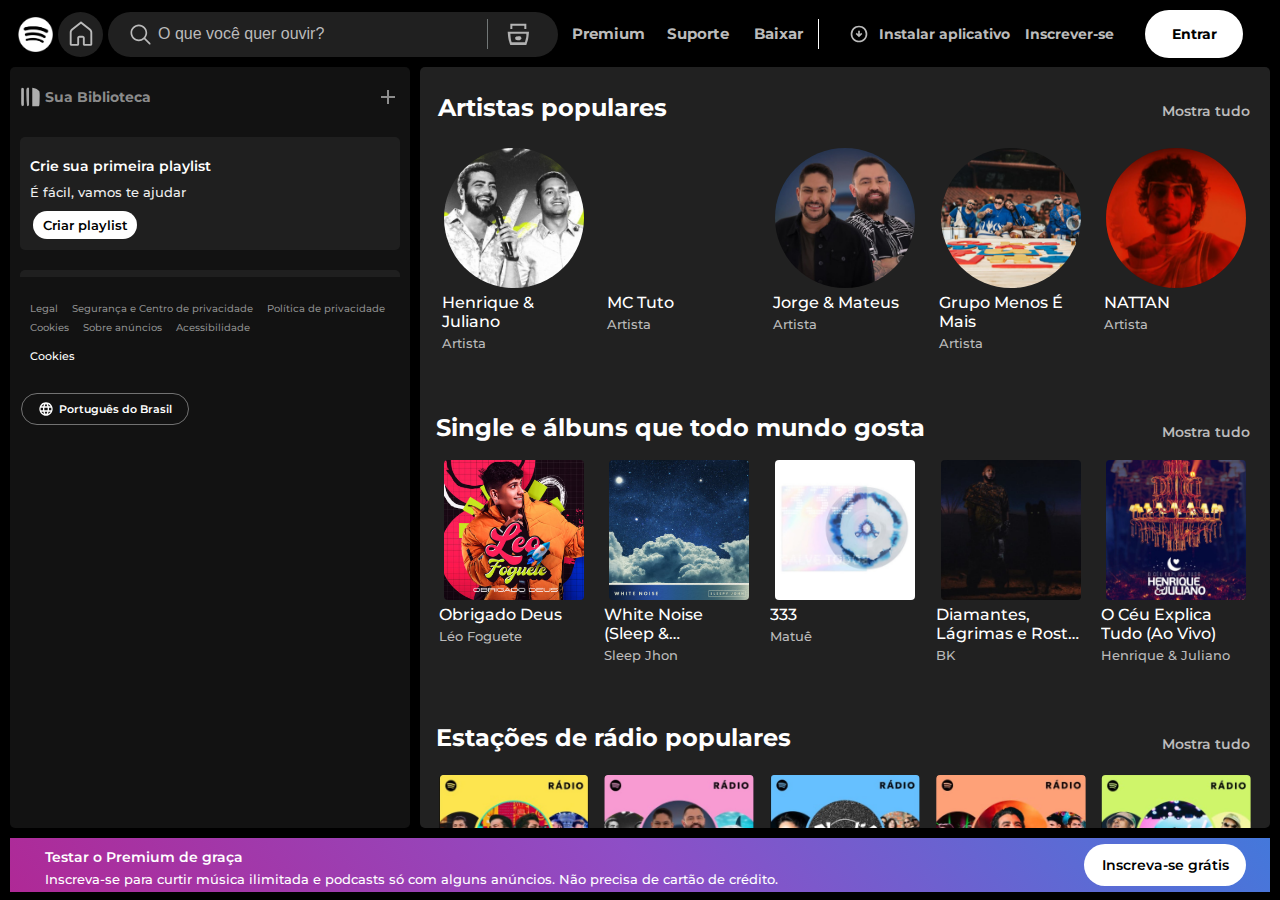
<file: index.html>
<!DOCTYPE html>
<html lang="pt-br">
<head>
    <meta charset="UTF-8">
    <meta name="viewport" content="width=device-width, initial-scale=1.0">
    <title>Spotify Clone</title>
    <link rel="shortcut icon" href="./src/favicon/favicon.ico" type="image/x-icon">
    <link rel="stylesheet" href="./src/css/styles.css">
</head>
<body>
    <!-- <div class="desktop-warning">
        <h1>🚧 Esta página está disponível apenas para dispositivos móveis! 📱</h1>
        <p>Estamos trabalhando para trazer uma versão incrível para telas maiores. Em breve, novidades! 🔥</p>
    </div> -->
    
    <div class="loader hidden" id="loader">
        <span></span>
        <span></span>
        <span></span>
    </div>

    <header class="header" id="header">
        <div class="header_container" id="header_container">
            <div class="logo" id="logo">
                <img class="hori mobile" src="./src/img/icons/logo-spotify.png" alt="" id="img-logo-mobile">
                <img class="vert desktop" src="./src/img/icons/logo-landscape.png" alt="">
            </div>

            <div class="container-2" id="container-2">
                    <div class="mobile search" id="search-mobile">
                        <img src="./src/img/icons/search.svg" alt="" id="search-1">
                    </div>

                    <div class="desktop home-search">

                        <div class="box-home">
                            <div class="home" id="home">
                                <img class="home-gray" src="./src/img/icons/home-gray.svg" alt="" id="h-1">
                                <img class="home-h" src="./src/img/icons/home-desktop.svg" alt="" id="h-2">

                                <div class="inicio">
                                    <span>Início</span>
                                </div>
                            </div>

                            <div class="homeOcult homeAfterClick" id="homeAfterClick">
                                <img src="./src/img/icons/home-after-click.svg" alt="" class="home-click" id="h-0">
                            </div>

                           
                        </div>

                        <div class="div-search">
                            <img class="search-desktop-gray" src="./src/img/icons/search-desktop-gray.svg" alt="">
                            <img class="search-desktop-h" src="./src/img/icons/search-desktop-hover.svg" alt="">

                            <input type="text" name="" id="" placeholder="O que você quer ouvir?">

                            <div class="ctrl">
                                <span>Ctrl</span>
                                <span>K</span>
                            </div>

                            <div class="hori"></div>

                            <div class="bibliot">
                                <img class="library" src="./src/img/icons/icon.nave-n.svg" alt="">
                                <img class="library-h" src="./src/img/icons/library-desktop-hover.svg" alt="">

                                <div class="navegar">
                                    <span>Navegar</span>
                                </div>

                            </div>

                        </div>

                        <div class="span">
                            <span class="s1">Premium</span>
                        </div>

                        <div class="span-1">

                            <span class="s2">Suporte</span>
                        </div>
                        <div class="span-2">
                            <span class="s1">Baixar</span>
                        </div>

                        <div class="divisao"></div>

                        <div class="instalar">
                            <img class="ar1" src="./src/img/icons/arrow_circle_down.svg" alt="">
                            <img class="ar2" src="./src/img/icons/arrow_circle_down_branco.svg" alt="">
                            <span>Instalar aplicativo</span>
                        </div>

                        <div class="inscreve-se">
                            <span class="inscrever">Inscrever-se</span>
                        </div>

                        <div class="box-entrar">

                            <div class="btn-entrar">
                                <button>
                                    <span>Entrar</span>
                                </button>
                            </div>

                        </div>

                        

                    </div>
    
                    <div class="mobile button" id="button-abrir-app">
                        <button>
                            <a href="https://play.google.com/store/search?q=spotify&c=apps" id="button-1">
                                <span id="span">Abrir o app</span>
                            </a>
                        </button>
                    </div>
    
                    <div class="mobile 
                    header_open_closed">
                        <div class="open_closed">
                            <img class="bars-solid" src="./src/img/icons/bars-solid.svg" alt="" id="bars-solid">
                            
                            <img class="hidden" src="./src/img/icons/xmark-solid.svg" alt="" id="xmark-solid">
                        </div>
                    </div>
                </div>
            
            </div>

            

        <nav class="header_nav hidden" id="header_navL-list">
            <ul class="nav_list">
                <li><a href="#">Entre</a></li>
                <li><a href="#">Inscreva-se</a></li>
                <li>__</li>
                <li class="small"><a href="#">Premium</a></li>
                <li class="small"><a href="#">Ajuda</a></li>
                <li class="small"><a href="#">Baixar</a></li>
                <li class="small"><a href="#">Privacidade</a></li>
                <li class="small"><a href="#">Condições</a></li>
            </ul>
        </nav>
    </header>
    
    <aside class="box-area-1 desktop">
        <div class="sua-biblioteca">

            <div class="box_biblio">
                <img src="./src/img/icons/sua-biblioteca.svg" alt="">
                <img src="./src/img/icons/sua-biblioteca-hover.svg" alt="">
                <span>Sua Biblioteca</span>
                <div class="inf">
                    <span>Ocultar Sua Biblioteca</span>
                </div>
            </div>

            <div class="box_more">
                <img src="./src/img/icons/more.svg" alt="">
                <img src="./src/img/icons/more-hover.svg" alt="">
                <div class="inf">
                    <span>Criar playlist ou pasta</span>
                </div>
            </div>
        </div>

        <div class="scroll">

            <div class="area-1">
                <p>Crie sua primeira playlist</p>
                <p>É fácil, vamos te ajudar</p>
                
                <div class="btn-explore">
                    <button>
                        <span>Criar playlist</span>
                    </button>
                </div>
            </div>

            <div class="area-2">
                <p>Que tal seguir um podcast novo?</p>
                <p>Avisaremos você sobre novos episódios.</p>
                
                <div class="btn-explore">
                    <button>
                        <span>Explore podcasts</span>
                    </button>
                </div>
            </div>


        </div>

        <div class="box_rodape">
            <div class="br">
                <span><a href="">Legal</a></span>
                <span><a href="">Segurança e Centro de privacidade</a></span>
                <span><a href="">Política de privacidade</a></span>
                <span><a href="">Cookies</a></span>
                <span><a href="">Sobre anúncios</a></span>
                <span><a href="">Acessibilidade</a></span>
            </div>

            <div class="cooks">
                <p>
                    <span>Cookies</span>
                </p>
            </div>

            <div class="btn_idioma">
                <button>
                    <img src="src/img/icons/language.svg" alt="language">    
                    <span>
                        Português do Brasil
                    </span>
                </button>
            </div>

        </div>

    </aside>

    <main>
        <div class="premium mobile" id="premium">
            <div class="closed" id="fechar">
                <img src="./src/img/icons/close.svg" alt="">
            </div>
            <h1>Seja Premium</h1>
            <p>Comande sua trilha sonora com músicas sem anúncios. Cancele quando quiser</p>
            <button>
                <span><a href="">Seja Premium</a></span>
            </button>
        </div>

        <section class="box-area-2">

            <section class="section-1" id="section-1">
                <div class="title">
                    <h2 class="h2">Artistas populares</h2>
                    <span class="desktop" id="btn-mostra"><p>Mostra tudo</p></span>                    
                </div>
                
                <div class="first_box" id="first-box-1">
                    
                    <div class="box" id="art-1">
                        <div class="box_img a">
                            <div class="back_img
                            henrique-e-juliano"></div>
                            <div class="btn-play">
                                <div class="play " id="play">
                                    <img src="./src/img/icons/play-solid.svg" alt="">
                                </div>
                            </div>
                        </div>
                        <div class="leg">
                            <span class="span">Henrique & Juliano</span>
                            <span class="p-a desktop">Artista</span>
                        </div>
                        
                    </div>
    
                    <div class="box" id="art-2">
                        <div class="box_img b">
                            <div class="back_img mc-tuto"></div>

                            <div class="btn-play">
                                <div class="play " id="play">
                                    <img src="./src/img/icons/play-solid.svg" alt="">
                                </div>
                            </div>
                        </div>
                        <div class="leg">
                            <div class="leg">
                                <span class="span">MC Tuto</span>
                            <span class="p-a desktop">Artista</span>
                            </div>
                        </div>
                        
                    </div>
    
                    <div class="box" id="art-3">
                        <div class="box_img c">
                            <div class="back_img  jorge-e-mateus"></div>

                            <div class="btn-play">
                                <div class="play " id="play">
                                    <img src="./src/img/icons/play-solid.svg" alt="">
                                </div>
                            </div>
                        </div>
                        <div class="leg">
                            <span class="span">Jorge & Mateus</span>
                        <span class="p-a desktop">Artista</span>
                        </div>
                        
                    </div>
                    <div class="box" id="art-4">
                        <div class="box_img d">
                            <div class="back_img grupo-menos-e-mais"></div>
                            <div class="btn-play">
                                <div class="play " id="play">
                                    <img src="./src/img/icons/play-solid.svg" alt="">
                                </div>
                            </div>
                        </div>
                        <div class="leg">
                            <span class="span">Grupo Menos É Mais</span>
                            <span class="p-a desktop">Artista</span>
                        </div>
                        
                    </div>
    
                    <div class="box" id="art-5">
                        <div class="box_img e">
                            <div class="back_img nattan"></div>

                            <div class="btn-play">
                                <div class="play " id="play">
                                    <img src="./src/img/icons/play-solid.svg" alt="">
                                </div>
                            </div>
                        </div>
                        <div class="leg">
                            <span class="span">NATTAN</span>
                            <span class="p-a desktop">Artista</span>
                        </div>
                        
                    </div>
    
                    <div class="box mobile" id="art-6">
                        <div class="box_img">
                            <div class="back_img matheus-e-kauan"></div>
                        </div>
                        <span class="span">Matheus & Kauan</span>
                    </div>
    
                    <div class="mobile box" id="art-7">
                        <div class="box_img">
                            
                            <div class="back_img  ze-neto-e-cristiano"></div>
                            
                        </div>
                        <span class="span">Zé Neto & Cristiano</span>
                    </div>
    
                    <div class="mobile box" id="art-8">
                        <div class="box_img">
    
                            <div class="back_img oruam"></div>
                            
                        </div>
                        <span class="span">Oruam</span>
                    </div>
    
                    <div class="box" id="art-9">
                        <div class="box_img">
                            <div class="back_img  murilo-huff"></div>
                        </div>
                        <span class="span">Murilo Huff</span>
                    </div>
    
                    <div class="box" id="art-10">
                        <div class="box_img">
                            <div class="back_img  hugo-e-guilherme"></div>
                        </div>
                        <span class="span">Hugo & Guilherme</span>
                    </div>
    
                    <div class="box" id="art-11">
                        <div class="box_img">
                            <div class="back_img  gusttavo-lima"></div>
                        </div>
                        <span class="span">Gusttavo Lima</span>
                    </div>
    
                    <div class="box" id="art-12">
                        <div class="box_img">
                            <div class="back_img  leo-foguete"></div>
                        </div>
                        <span class="span">Léo Foguete</span>
                    </div>
    
                    <div class="box" id="art-13">
                        <div class="box_img">
                            <div class="back_img  mc-luuky"></div>
                        </div>
                        <span class="span">MC LUUKY</span>
                    </div>
    
                    <div class="box" id="art-14">
                        <div class="box_img">
                            <div class="back_img  nilo"></div>
                        </div>
                        <span class="span">Nilo</span>
                    </div>
    
                    <div class="box " id="art-15">
                        <div class="box_img">
                            <div class="back_img  luan-pereira"></div>
                        </div>
                        <span class="span">Luan Pereira</span>
                    </div>
                   
                    <div class="box" id="art-16">
                        <div class="box_img">
                            <div class="back_img  guilherme-e-benuto"></div>
                        </div>
                        <span class="span">Guilherme & Benuto</span>
                    </div>
    
                    <div class="box" id="art-17">
                        <div class="box_img">
                            <div class="back_img  marilia-mendonca"></div>
                        </div>
                        <span class="span">Marília Mendonça</span>
                    </div>
                    
                    <div class="box" id="art-18">
                        <div class="box_img">
                            <div class="back_img gustavo-mioto"></div>
                        </div>
                        <span class="span">Gustavo Mioto</span>
                    </div>
                    
                    <div class="box" id="art-19">
                        <div class="box_img">
                            <div class="back_img  henry-freitas"></div>
                        </div>
                        <span class="span">Henry Freitas</span>
                    </div>
                    
                    <div class="box" id="art-20">
                        <div class="box_img">
                            <div class="back_img  wesley-safadao"></div>
                        </div>
                        <span class="span">Wesley Safadão</span>
                    </div>
    
                </div>
            </section>
    
            <section class="section-clip-1 hidden" id="section-clip-1">
                <div class="box_music_first">
                    <div class="box_music hidden" id="artist-1">
                        <iframe style="border-radius:12px" src="https://open.spotify.com/embed/artist/3p7PcrEHaaKLJnPUGOtRlT?utm_source=generator" width="100%" height="352" frameBorder="0" allowfullscreen="" allow="autoplay; clipboard-write; encrypted-media; fullscreen; picture-in-picture" loading="lazy"></iframe>
                    </div>
                    <div class="box_music hidden" id="artist-2">
                        <iframe style="border-radius:12px" src="https://open.spotify.com/embed/artist/6aoGgTKGqtsjj48ymcNs4Z?utm_source=generator" width="100%" height="352" frameBorder="0" allowfullscreen="" allow="autoplay; clipboard-write; encrypted-media; fullscreen; picture-in-picture" loading="lazy"></iframe>
                    </div>
                    <div class="box_music hidden" id="artist-3">
                        <iframe style="border-radius:12px" src="https://open.spotify.com/embed/artist/1elUiq4X7pxej6FRlrEzjM?utm_source=generator" width="100%" height="352" frameBorder="0" allowfullscreen="" allow="autoplay; clipboard-write; encrypted-media; fullscreen; picture-in-picture" loading="lazy"></iframe>
                    </div>
                    <div class="box_music hidden" id="artist-4">
                        <iframe style="border-radius:12px" src="https://open.spotify.com/embed/artist/6vTqEFbTtTRJsuIpzZgjxi?utm_source=generator" width="100%" height="352" frameBorder="0" allowfullscreen="" allow="autoplay; clipboard-write; encrypted-media; fullscreen; picture-in-picture" loading="lazy"></iframe>
                    </div>
                    <div class="box_music hidden" id="artist-5">
                        <iframe style="border-radius:12px" src="https://open.spotify.com/embed/artist/1SXhEXzOTF7YeuQX59m7pT?utm_source=generator" width="100%" height="352" frameBorder="0" allowfullscreen="" allow="autoplay; clipboard-write; encrypted-media; fullscreen; picture-in-picture" loading="lazy"></iframe>
                    </div>
                    <div class="box_music hidden" id="artist-6">
                        <iframe style="border-radius:12px" src="https://open.spotify.com/embed/artist/2Z0lRIqr997lIUiPtrpKCr?utm_source=generator" width="100%" height="352" frameBorder="0" allowfullscreen="" allow="autoplay; clipboard-write; encrypted-media; fullscreen; picture-in-picture" loading="lazy"></iframe>
                    </div>
                    <div class="box_music hidden" id="artist-7">
                        <iframe style="border-radius:12px" src="https://open.spotify.com/embed/artist/487N2T9nIPEHrlTZLL3SQs?utm_source=generator" width="100%" height="352" frameBorder="0" allowfullscreen="" allow="autoplay; clipboard-write; encrypted-media; fullscreen; picture-in-picture" loading="lazy"></iframe>
                    </div>
                    <div class="box_music hidden" id="artist-8">
                        <iframe style="border-radius:12px" src="https://open.spotify.com/embed/artist/4yGgbQJMq9orWypwqtdzYT?utm_source=generator" width="100%" height="352" frameBorder="0" allowfullscreen="" allow="autoplay; clipboard-write; encrypted-media; fullscreen; picture-in-picture" loading="lazy"></iframe>
                    </div>
                    <div class="box_music hidden" id="artist-9">
                        <iframe style="border-radius:12px" src="https://open.spotify.com/embed/artist/3hq7WoPJsrRP0KMSLhUgRz?utm_source=generator" width="100%" height="352" frameBorder="0" allowfullscreen="" allow="autoplay; clipboard-write; encrypted-media; fullscreen; picture-in-picture" loading="lazy"></iframe>
                    </div>
                    <div class="box_music hidden" id="artist-10">
                        <iframe style="border-radius:12px" src="https://open.spotify.com/embed/artist/1LIuN7ov1IBQDdLsU83ojl?utm_source=generator" width="100%" height="352" frameBorder="0" allowfullscreen="" allow="autoplay; clipboard-write; encrypted-media; fullscreen; picture-in-picture" loading="lazy"></iframe>
                    </div>
                    <div class="box_music hidden" id="artist-11">
                        <iframe style="border-radius:12px" src="https://open.spotify.com/embed/artist/7MiDcPa6UiV3In7lIM71IN?utm_source=generator" width="100%" height="352" frameBorder="0" allowfullscreen="" allow="autoplay; clipboard-write; encrypted-media; fullscreen; picture-in-picture" loading="lazy"></iframe>
                    </div>
                    <div class="box_music hidden" id="artist-12">
                        <iframe style="border-radius:12px" src="https://open.spotify.com/embed/artist/1DuBkL1pAgaZQHXKPiVr08?utm_source=generator" width="100%" height="352" frameBorder="0" allowfullscreen="" allow="autoplay; clipboard-write; encrypted-media; fullscreen; picture-in-picture" loading="lazy"></iframe>
                    </div>
                    <div class="box_music hidden" id="artist-13">
                        <iframe style="border-radius:12px" src="https://open.spotify.com/embed/artist/70jpkgy5oGT4YjaGFpCpk7?utm_source=generator" width="100%" height="352" frameBorder="0" allowfullscreen="" allow="autoplay; clipboard-write; encrypted-media; fullscreen; picture-in-picture" loading="lazy"></iframe>
                    </div>
                    <div class="box_music hidden" id="artist-14">
                        <iframe style="border-radius:12px" src="https://open.spotify.com/embed/artist/5uD6uRKj2xYxpqx8bscaco?utm_source=generator" width="100%" height="352" frameBorder="0" allowfullscreen="" allow="autoplay; clipboard-write; encrypted-media; fullscreen; picture-in-picture" loading="lazy"></iframe>
                    </div>
                    <div class="box_music hidden" id="artist-15">
                        <iframe style="border-radius:12px" src="https://open.spotify.com/embed/artist/5kVgcCdPbeUwxBqWxi2Ktl?utm_source=generator" width="100%" height="352" frameBorder="0" allowfullscreen="" allow="autoplay; clipboard-write; encrypted-media; fullscreen; picture-in-picture" loading="lazy"></iframe>
                    </div>
                    <div class="box_music hidden" id="artist-16">
                        <iframe style="border-radius:12px" src="https://open.spotify.com/embed/artist/6m6e7D2TnV0aYMllFFwMxu?utm_source=generator" width="100%" height="352" frameBorder="0" allowfullscreen="" allow="autoplay; clipboard-write; encrypted-media; fullscreen; picture-in-picture" loading="lazy"></iframe>
                    </div>
                    <div class="box_music hidden" id="artist-17">
                        <iframe style="border-radius:12px" src="https://open.spotify.com/embed/artist/1yR65psqiazQpeM79CcGh8?utm_source=generator" width="100%" height="352" frameBorder="0" allowfullscreen="" allow="autoplay; clipboard-write; encrypted-media; fullscreen; picture-in-picture" loading="lazy"></iframe>
                    </div>
                    <div class="box_music hidden" id="artist-18">
                        <iframe style="border-radius:12px" src="https://open.spotify.com/embed/artist/1X6ORK7IekgmyjV6IFPszP?utm_source=generator" width="100%" height="352" frameBorder="0" allowfullscreen="" allow="autoplay; clipboard-write; encrypted-media; fullscreen; picture-in-picture" loading="lazy"></iframe>
                    </div>
                    
                    <div class="box_music hidden" id="artist-19">
                        <iframe style="border-radius:12px" src="https://open.spotify.com/embed/artist/6wduHvHCH5QZtWs6ULilDM?utm_source=generator" width="100%" height="352" frameBorder="0" allowfullscreen="" allow="autoplay; clipboard-write; encrypted-media; fullscreen; picture-in-picture" loading="lazy"></iframe>
                    </div>
                    <div class="box_music hidden" id="artist-20">
                        <iframe style="border-radius:12px" src="https://open.spotify.com/embed/artist/1AL2GKpmRrKXkYIcASuRFa?utm_source=generator" width="100%" height="352" frameBorder="0" allowfullscreen="" allow="autoplay; clipboard-write; encrypted-media; fullscreen; picture-in-picture" loading="lazy"></iframe>
                    </div>
                </div>
            </section>
    
            <section class="section-2" id="section-2">
                <div class="title">
                    <h2 class="h2">Single e álbuns que todo mundo gosta</h2>
                    <span class="desktop" id="btn-mostra">
                        <p>Mostra tudo</p>
                    </span>                    
                </div>
    
                <div class="first_box">
                    <div class="box" id="box_albuns-1">
                        <div class="box_img a1">
                            <div class="back_img bg_albuns-1"></div>
                            <div class="btn-play">
                                <div class="play " id="play">
                                    <img src="./src/img/icons/play-solid.svg" alt="">
                                </div>
                            </div>
                        </div>
                        <div class="leg">
                            <span class="span">Obrigado Deus</span>
                            <span class="p-a desktop">Léo Foguete</span>
                        </div>
                        
                    </div>
    
                    <div class="box" id="box_albuns-2">
                        <div class="box_img a2">
                            <div class="back_img bg_albuns-2"></div>
                            <div class="btn-play">
                                <div class="play " id="play">
                                    <img src="./src/img/icons/play-solid.svg" alt="">
                                </div>
                            </div>
                        </div>
                        <div class="leg">
                            <span class="span">White Noise (Sleep & Relaxation Sounds)</span>
                            <span class="p-a desktop">Sleep Jhon</span>
                        </div>
                        
                    </div>
    
                    <div class="box " id="box_albuns-3">
                        <div class="box_img a3">
                            <div class="back_img bg_albuns-3"></div>
                            <div class="btn-play">
                                <div class="play " id="play">
                                    <img src="./src/img/icons/play-solid.svg" alt="">
                                </div>
                            </div>
                        </div>
                        <div class="leg">
                            <span class="span">333</span>
                            <span class="p-a desktop">Matuê</span>
                        </div>
                        
                    </div>
    
                    <div class="box" id="box_albuns-4">
                        <div class="box_img a4">
                            <div class="back_img bg_albuns-4"></div>
                            <div class="btn-play">
                                <div class="play " id="play">
                                    <img src="./src/img/icons/play-solid.svg" alt="">
                                </div>
                            </div>
                        </div>
                        <div class="leg">
                            <span class="span">Diamantes, Lágrimas e Rostos para...</span>
                            <span class="p-a desktop">BK</span>
                        </div>
                        
                    </div>
    
                    <div class="box" id="box_albuns-5">
                        <div class="box_img a5">
                            <div class="back_img bg_albuns-5"></div>
                            <div class="btn-play">
                                <div class="play " id="play">
                                    <img src="./src/img/icons/play-solid.svg" alt="">
                                </div>
                            </div>
                        </div>
                        <div class="leg">
                            <span class="span">O Céu Explica Tudo (Ao Vivo)</span>
                            <span class="p-a desktop">Henrique & Juliano</span>
                        </div>
                        
                    </div>
    
                    <div class="box" id="box_albuns-6">
                        <div class="box_img">
                            <div class="back_img bg_albuns-6"></div>
                        </div>

                        <span class="span">Check-In (Ao Vivo)</span>
                    </div>
    
                    <div class=" box" id="box_albuns-7">
                        <div class="box_img">
                            <div class="back_img bg_albuns-7"></div>
                        </div>
                        <span class="span">Oh Garota Eu Quero Você Só Pra Mim</span>
                    </div>
    
                    <div class=" box" id="box_albuns-8">
                        <div class="box_img">
                            <div class="back_img bg_albuns-8"></div>
                        </div>
                        <span class="span">Fui Mlk</span>
                    </div>
    
                    <div class=" box" id="box_albuns-9">
                        <div class="box_img">
                            <div class="back_img bg_albuns-9"></div>
                        </div>
                        <span class="span">NUME</span>
                    </div>
    
                    <div class="box" id="box_albuns-10">
                        <div class="box_img">
                            <div class="back_img bg_albuns-10"></div>
                        </div>
                        <span class="span">Churrasquinho 3 (Ao Vivo)</span>
                    </div>
    
                    <div class="box" id="box_albuns-11">
                        <div class="box_img">
                            <div class="back_img bg_albuns-11"></div>
                        </div>
                        <span class="span">Toca Que Eu Quero Ouvir</span>
                    </div>
    
                    <div class="box" id="box_albuns-12">
                        <div class="box_img">
                            <div class="back_img bg_albuns-12"></div>
                        </div>
                        <span  class="span">Nada Como um Dia Após o Outro Dia,...</span>
                    </div>
    
                    <div class="box" id="box_albuns-13">
                        <div class="box_img">
                            <div class="back_img bg_albuns-13"></div>
                        </div>
                        <span class="span">DeBÍ TiRAR MáS FOToS</span>
                    </div>
    
                    <div class="box" id="box_albuns-14">
                        <div class="box_img">
                            <div class="back_img bg_albuns-14"></div>
                        </div>
                        <span class="span">HIT ME HARD AND SOFT</span>
                    </div>
    
                    <div class="box" id="box_albuns-15">
                        <div class="box_img">
                            <div class="back_img bg_albuns-15"></div>
                        </div>
                        <span class="span">Barbie</span>
                    </div>
    
                    <div class="box" id="box_albuns-16">
                        <div class="box_img">
                            <div class="back_img bg_albuns-16"></div>
                        </div>
                        <span class="span">Embaixador<br> Acústico - Ao Vivo</span>
                    </div>
    
                    <div class="box" id="box_albuns-17">
                        <div class="box_img">
                            <div class="back_img bg_albuns-17"></div>
                        </div>
                        <span class="span">Ensaios Da Anitta</span>
                    </div>
    
                    <div class="box" id="box_albuns-18">
                        <div class="box_img">
                            <div class="back_img bg_albuns-18"></div>
                        </div>
                        <span class="span">Arrocha Safadão</span>
                    </div>
    
                    <div class="box" id="box_albuns-19">
                        <div class="box_img">
                            <div class="back_img bg_albuns-19"></div>
                        </div>
                        <span class="span">Resenha do Arrocha</span>
                    </div>
    
                </div>
            </section>
    
            <section class="section-clip-2 hidden" id="section-clip-2">
                <div class="box_music_first">
                    <div class="box_music hidden" id="album-1">
                        <iframe src="https://open.spotify.com/embed/album/4RjOODnT7VzuwMJQk7apEG?utm_source=generator" height="700" frameBorder="0" allowfullscreen="" allow="autoplay; clipboard-write; encrypted-media; fullscreen; picture-in-picture" loading="lazy"></iframe>
                    </div>
    
                    <div class="box_music hidden" id="album-2">
                        <iframe style="border-radius:12px" src="https://open.spotify.com/embed/album/0XyeA6udE98G42ZRUxOmOK?utm_source=generator" width="100%" height="352" frameBorder="0" allowfullscreen="" allow="autoplay; clipboard-write; encrypted-media; fullscreen; picture-in-picture" loading="lazy"></iframe>
                    </div>
    
                    <div class="box_music hidden" id="album-3">
                        <iframe style="border-radius:12px" src="https://open.spotify.com/embed/album/5CP84pfi4AFe95UTACFWrk?utm_source=generator" width="100%" height="352" frameBorder="0" allowfullscreen="" allow="autoplay; clipboard-write; encrypted-media; fullscreen; picture-in-picture" loading="lazy"></iframe>
                    </div>
    
                    <div class="box_music hidden" id="album-4">
                        <iframe style="border-radius:12px" src="https://open.spotify.com/embed/album/5FVM8teszzq7kZyIjkI4Vu?utm_source=generator" width="100%" height="352" frameBorder="0" allowfullscreen="" allow="autoplay; clipboard-write; encrypted-media; fullscreen; picture-in-picture" loading="lazy"></iframe>
                    </div>
    
                    <div class="box_music hidden" id="album-5">
                        <iframe style="border-radius:12px" src="https://open.spotify.com/embed/album/6UuPk9eKMZBEr0HizvV2Wy?utm_source=generator" width="100%" height="352" frameBorder="0" allowfullscreen="" allow="autoplay; clipboard-write; encrypted-media; fullscreen; picture-in-picture" loading="lazy"></iframe>
                    </div>
    
                    <div class="box_music hidden" id="album-6">
                        <iframe style="border-radius:12px" src="https://open.spotify.com/embed/album/5Cs1VjhgG8FmA5rv5iXe3r?utm_source=generator" width="100%" height="352" frameBorder="0" allowfullscreen="" allow="autoplay; clipboard-write; encrypted-media; fullscreen; picture-in-picture" loading="lazy"></iframe>
                    </div>
    
                    <div class="box_music hidden" id="album-7">
                        <iframe style="border-radius:12px" src="https://open.spotify.com/embed/album/4VCtYF2JYey5SeGpXkgGkR?utm_source=generator" width="100%" height="352" frameBorder="0" allowfullscreen="" allow="autoplay; clipboard-write; encrypted-media; fullscreen; picture-in-picture" loading="lazy"></iframe>
                    </div>
    
                    <div class="box_music hidden" id="album-8">
                        <iframe style="border-radius:12px" src="https://open.spotify.com/embed/album/7mEKSrjUwJjp4QaZD8fp8r?utm_source=generator" width="100%" height="352" frameBorder="0" allowfullscreen="" allow="autoplay; clipboard-write; encrypted-media; fullscreen; picture-in-picture" loading="lazy"></iframe>
                    </div>
    
                    <div class="box_music hidden" id="album-9">
                        <iframe style="border-radius:12px" src="https://open.spotify.com/embed/album/4ZfyJI6J8VFXPgeAVVn1Fm?utm_source=generator" width="100%" height="352" frameBorder="0" allowfullscreen="" allow="autoplay; clipboard-write; encrypted-media; fullscreen; picture-in-picture" loading="lazy"></iframe>
                    </div>
    
                    <div class="box_music hidden" id="album-10">
                        <iframe style="border-radius:12px" src="https://open.spotify.com/embed/album/4o4fRzbvBpmoiSpkr68mmC?utm_source=generator" width="100%" height="352" frameBorder="0" allowfullscreen="" allow="autoplay; clipboard-write; encrypted-media; fullscreen; picture-in-picture" loading="lazy"></iframe>
                    </div>
    
                    <div class="box_music hidden" id="album-11">
                        <iframe style="border-radius:12px" src="https://open.spotify.com/embed/album/1FN14esKWwt7bRRrdWDOHW?utm_source=generator" width="100%" height="352" frameBorder="0" allowfullscreen="" allow="autoplay; clipboard-write; encrypted-media; fullscreen; picture-in-picture" loading="lazy"></iframe>
                    </div>
    
                    <div class="box_music hidden" id="album-12">
                        <iframe style="border-radius:12px" src="https://open.spotify.com/embed/album/4HcPzKyKVtcZCwJgesoZWn?utm_source=generator" width="100%" height="352" frameBorder="0" allowfullscreen="" allow="autoplay; clipboard-write; encrypted-media; fullscreen; picture-in-picture" loading="lazy"></iframe>
                    </div>
    
                    <div class="box_music hidden" id="album-13">
                        <iframe style="border-radius:12px" src="https://open.spotify.com/embed/album/5K79FLRUCSysQnVESLcTdb?utm_source=generator" width="100%" height="352" frameBorder="0" allowfullscreen="" allow="autoplay; clipboard-write; encrypted-media; fullscreen; picture-in-picture" loading="lazy"></iframe>
                    </div>
    
                    <div class="box_music hidden" id="album-14">
                        <iframe style="border-radius:12px" src="https://open.spotify.com/embed/album/7aJuG4TFXa2hmE4z1yxc3n?utm_source=generator" width="100%" height="352" frameBorder="0" allowfullscreen="" allow="autoplay; clipboard-write; encrypted-media; fullscreen; picture-in-picture" loading="lazy"></iframe>
                    </div>
    
                    <div class="box_music hidden" id="album-15">
                        <iframe style="border-radius:12px" src="https://open.spotify.com/embed/album/6MNtIXqAF51SJfAyETEtjL?utm_source=generator" width="100%" height="352" frameBorder="0" allowfullscreen="" allow="autoplay; clipboard-write; encrypted-media; fullscreen; picture-in-picture" loading="lazy"></iframe>
                    </div>
    
                    <div class="box_music hidden" id="album-16">
                        <iframe style="border-radius:12px" src="https://open.spotify.com/embed/album/3c1EWuqoXW71z03rvyogVr?utm_source=generator" width="100%" height="352" frameBorder="0" allowfullscreen="" allow="autoplay; clipboard-write; encrypted-media; fullscreen; picture-in-picture" loading="lazy"></iframe>
                    </div>
    
                    <div class="box_music hidden" id="album-17">
                        <iframe style="border-radius:12px" src="https://open.spotify.com/embed/album/1h9SJU080omTqqqDf68qc9?utm_source=generator" width="100%" height="352" frameBorder="0" allowfullscreen="" allow="autoplay; clipboard-write; encrypted-media; fullscreen; picture-in-picture" loading="lazy"></iframe>
                    </div>
    
                    <div class="box_music hidden" id="album-18">
                        <iframe style="border-radius:12px" src="https://open.spotify.com/embed/album/4dmdQ4uriuehLMFwY6SAKQ?utm_source=generator" width="100%" height="352" frameBorder="0" allowfullscreen="" allow="autoplay; clipboard-write; encrypted-media; fullscreen; picture-in-picture" loading="lazy"></iframe>
                    </div>
    
                    <div class="box_music hidden" id="album-19">
                        <iframe style="border-radius:12px" src="https://open.spotify.com/embed/album/6GvpJLmtqRLBoxbslhZNPt?utm_source=generator" width="100%" height="352" frameBorder="0" allowfullscreen="" allow="autoplay; clipboard-write; encrypted-media; fullscreen; picture-in-picture" loading="lazy"></iframe>
                    </div>
    
                </div>
    
            </section>
    
            <section class="section-3" id="section-3">
                <div class="title">
                    <h2 class="h2">Estações de rádio populares</h2>
                    <span class="desktop" id="btn-mostra">
                        <p>Mostra tudo</p>
                    </span>                    
                </div>
                
                <div class="first_box">
    
                    <div class="box" id="radio-1">
                        <div class="box_img b1">
                            <div class="back_img bg_radio-1"></div>
                            <div class="btn-play">
                                <div class="play " id="play">
                                    <img src="./src/img/icons/play-solid.svg" alt="">
                                </div>
                            </div>
                        </div>
                        <span class="span">Rádio de Hugo & Guilherme</span>
                    </div>
    
                    <div class="box" id="radio-2">
                        <div class="box_img b2">
                            <div class="back_img bg_radio-2"></div>
                            <div class="btn-play">
                                <div class="play " id="play">
                                    <img src="./src/img/icons/play-solid.svg" alt="">
                                </div>
                            </div>
                        </div>
                        <span class="span">Rádio de Jorge & Mateus</span>
                    </div>
    
                    <div class="box" id="radio-3">
                        <div class="box_img b3">
                            <div class="back_img bg_radio-3"></div>
                            <div class="btn-play">
                                <div class="play " id="play">
                                    <img src="./src/img/icons/play-solid.svg" alt="">
                                </div>
                            </div>
                        </div>
                        <span class="span">Rádio de Charlie Brown Jr.</span>
                    </div>
    
                    <div class="box" id="radio-4">
                        <div class="box_img b4">
                            <div class="back_img bg_radio-4"></div>
                            <div class="btn-play">
                                <div class="play " id="play">
                                    <img src="./src/img/icons/play-solid.svg" alt="">
                                </div>
                            </div>
                        </div>
                        <span class="span">Rádio de Gusttavo Lima</span>
                    </div>
    
                    <div class="box" id="radio-5">
                        <div class="box_img b5">
                            <div class="back_img bg_radio-5"></div>
                            <div class="btn-play">
                                <div class="play " id="play">
                                    <img src="./src/img/icons/play-solid.svg" alt="">
                                </div>
                            </div>
                        </div>
                        <span class="span">Rádio de MC Tuto</span>
                    </div>
    
                    <div class="box" id="radio-6">
                        <div class="box_img">
                            <div class="back_img bg_radio-6"></div>
                        </div>
                        <span class="span">Rádio de Zé Felipe</span>
                    </div>
    
                    <div class="box" id="radio-7">
                        <div class="box_img">
                            <div class="back_img bg_radio-7"></div>
                        </div>
                        <span class="span">Rádio da Luana Prado</span>
                    </div>
                    
                    <div class="box" id="radio-8">
                        <div class="box_img">
                            <div class="back_img bg_radio-8"></div>
                        </div>
                        <span class="span">Rádio de Nuzio Medeiros</span>
                    </div>
    
                    <div class="box" id="radio-9">
                        <div class="box_img">
                            <div class="back_img bg_radio-9"></div>
                        </div>
                        <span class="span">Rádio de Henrique & Juliano</span>
                    </div>
    
                    <div class="box" id="radio-10">
                        <div class="box_img">
                            <div class="back_img bg_radio-10"></div>
                        </div>
                        <span class="span">Rádio de Cleyton & Romário</span>
                    </div>
    
                    <div class="box" id="radio-11">
                        <div class="box_img">
                            <div class="back_img bg_radio-11"></div>
                        </div>
                        <span class="span">Rádio de Zé Neto & Cristiano</span>
                    </div>
    
                    <div class="box" id="radio-12">
                        <div class="box_img">
                            <div class="back_img bg_radio-12"></div>
                        </div>
                        <span class="span">Rádio de Bruno & Marrone</span>
                    </div>
    
                    <div class="box" id="radio-13">
                        <div class="box_img">
                            <div class="back_img bg_radio-13"></div>
                        </div>
                        <span class="span">Rádio de Bruno Mars</span>
                    </div>
    
                    <div class="box" id="radio-14">
                        <div class="box_img">
                            <div class="back_img bg_radio-14"></div>
                        </div>
                        <span class="span">Rádio de Coldplay</span>
                    </div>
    
                    <div class="box" id="radio-15">
                        <div class="box_img">
                            <div class="back_img bg_radio-15"></div>
                        </div>
                        <span class="span">Rádio de Marília Mendonça</span>
                    </div>
    
                    <div class="box" id="radio-16">
                        <div class="box_img">
                            <div class="back_img bg_radio-16"></div>
                        </div>
                        <span class="span">Rádio de Luísa Sonza</span>
                    </div>
    
                    <div class="box" id="radio-17">
                        <div class="box_img">
                            <div class="back_img bg_radio-17"></div>
                        </div>
                        <span class="span">Rádio de Henry Freitas</span>
                    </div>
    
                    <div class="box" id="radio-18">
                        <div class="box_img">
                            <div class="back_img bg_radio-18"></div>
                        </div>
                        <span class="span">Rádio de Hungria</span>
                    </div>
    
                    <div class="box" id="radio-19">
                        <div class="box_img">
                            <div class="back_img bg_radio-19"></div>
                        </div>
                        <span class="span">Rádio de Anitta</span>
                    </div>
    
                    <div class="box" id="radio-20">
                        <div class="box_img">
                            <div class="back_img bg_radio-20"></div>
                        </div>
                        <span class="span">Rádio de Simone Mendes</span>
                    </div>
    
                </div>
    
            </section>
    
            <section class="section-clip-3 hidden" id="section-clip-3">
                <div class="box_music_first">
                    <div class="box_music hidden" id="box-radio-1">
                        <iframe style="border-radius:12px" src="https://open.spotify.com/embed/playlist/37i9dQZF1E4yRsT3vXibOV?utm_source=generator" width="100%" height="352" frameBorder="0" allowfullscreen="" allow="autoplay; clipboard-write; encrypted-media; fullscreen; picture-in-picture" loading="lazy"></iframe>
                    </div>
    
                    <div class="box_music hidden" id="box-radio-2">
                        <iframe style="border-radius:12px" src="https://open.spotify.com/embed/playlist/37i9dQZF1E4BSNvda1JTNu?utm_source=generator" width="100%" height="352" frameBorder="0" allowfullscreen="" allow="autoplay; clipboard-write; encrypted-media; fullscreen; picture-in-picture" loading="lazy"></iframe>
                    </div>
    
                    <div class="box_music hidden" id="box-radio-3">
                        <iframe style="border-radius:12px" src="https://open.spotify.com/embed/playlist/37i9dQZF1E4oAyYponYvIe?utm_source=generator" width="100%" height="352" frameBorder="0" allowfullscreen="" allow="autoplay; clipboard-write; encrypted-media; fullscreen; picture-in-picture" loading="lazy"></iframe>
                    </div>
    
                    <div class="box_music hidden" id="box-radio-4">
                        <iframe style="border-radius:12px" src="https://open.spotify.com/embed/playlist/37i9dQZF1E4vyndvGUp4dP?utm_source=generator" width="100%" height="352" frameBorder="0" allowfullscreen="" allow="autoplay; clipboard-write; encrypted-media; fullscreen; picture-in-picture" loading="lazy"></iframe>
                    </div>
    
                    <div class="box_music hidden" id="box-radio-5">
                        <iframe style="border-radius:12px" src="https://open.spotify.com/embed/playlist/37i9dQZF1E4vBpx0Xzo36y?utm_source=generator" width="100%" height="352" frameBorder="0" allowfullscreen="" allow="autoplay; clipboard-write; encrypted-media; fullscreen; picture-in-picture" loading="lazy"></iframe>
                    </div>
    
                    <div class="box_music hidden" id="box-radio-6">
                        <iframe style="border-radius:12px" src="https://open.spotify.com/embed/playlist/37i9dQZF1E4DnYuxCOZpxl?utm_source=generator" width="100%" height="352" frameBorder="0" allowfullscreen="" allow="autoplay; clipboard-write; encrypted-media; fullscreen; picture-in-picture" loading="lazy"></iframe>
                    </div>
    
                    <div class="box_music hidden" id="box-radio-7">
                        <iframe style="border-radius:12px" src="https://open.spotify.com/embed/playlist/37i9dQZF1E4CKbVFrOVjvq?utm_source=generator" width="100%" height="352" frameBorder="0" allowfullscreen="" allow="autoplay; clipboard-write; encrypted-media; fullscreen; picture-in-picture" loading="lazy"></iframe>
                    </div>
    
                    <div class="box_music hidden" id="box-radio-8">
                        <iframe style="border-radius:12px" src="https://open.spotify.com/embed/playlist/37i9dQZF1E4wUxUdqnUJS7?utm_source=generator" width="100%" height="352" frameBorder="0" allowfullscreen="" allow="autoplay; clipboard-write; encrypted-media; fullscreen; picture-in-picture" loading="lazy"></iframe>
                    </div>
    
                    <div class="box_music hidden" id="box-radio-9">
                        <iframe style="border-radius:12px" src="https://open.spotify.com/embed/playlist/37i9dQZF1E4zSKKxLmC9qB?utm_source=generator" width="100%" height="352" frameBorder="0" allowfullscreen="" allow="autoplay; clipboard-write; encrypted-media; fullscreen; picture-in-picture" loading="lazy"></iframe>
                    </div>
    
                    <div class="box_music hidden" id="box-radio-10">
                        <iframe style="border-radius:12px" src="https://open.spotify.com/embed/playlist/37i9dQZF1E4lAlOFnkvHA7?utm_source=generator" width="100%" height="352" frameBorder="0" allowfullscreen="" allow="autoplay; clipboard-write; encrypted-media; fullscreen; picture-in-picture" loading="lazy"></iframe>
                    </div>
    
                    <div class="box_music hidden" id="box-radio-11">
                        <iframe style="border-radius:12px" src="https://open.spotify.com/embed/playlist/37i9dQZF1E4l1kMHk9zHOT?utm_source=generator" width="100%" height="352" frameBorder="0" allowfullscreen="" allow="autoplay; clipboard-write; encrypted-media; fullscreen; picture-in-picture" loading="lazy"></iframe>
                    </div>
    
                    <div class="box_music hidden" id="box-radio-12">
                        <iframe style="border-radius:12px" src="https://open.spotify.com/embed/playlist/37i9dQZF1E4mudhb5dotTb?utm_source=generator" width="100%" height="352" frameBorder="0" allowfullscreen="" allow="autoplay; clipboard-write; encrypted-media; fullscreen; picture-in-picture" loading="lazy"></iframe>
                    </div>
    
                    <div class="box_music hidden" id="box-radio-13">
                        <iframe style="border-radius:12px" src="https://open.spotify.com/embed/playlist/37i9dQZF1E4vTHVDH1FT3Y?utm_source=generator" width="100%" height="352" frameBorder="0" allowfullscreen="" allow="autoplay; clipboard-write; encrypted-media; fullscreen; picture-in-picture" loading="lazy"></iframe>
                    </div>
    
                    <div class="box_music hidden" id="box-radio-14">
                        <iframe style="border-radius:12px" src="https://open.spotify.com/embed/playlist/37i9dQZF1E4FhRRLh0mmxG?utm_source=generator" width="100%" height="352" frameBorder="0" allowfullscreen="" allow="autoplay; clipboard-write; encrypted-media; fullscreen; picture-in-picture" loading="lazy"></iframe>
                    </div>
    
                    <div class="box_music hidden" id="box-radio-15">
                        <iframe style="border-radius:12px" src="https://open.spotify.com/embed/playlist/37i9dQZF1E4C0k9XFJ7Ykt?utm_source=generator" width="100%" height="352" frameBorder="0" allowfullscreen="" allow="autoplay; clipboard-write; encrypted-media; fullscreen; picture-in-picture" loading="lazy"></iframe>
                    </div>
    
                    <div class="box_music hidden" id="box-radio-16">
                        <iframe style="border-radius:12px" src="https://open.spotify.com/embed/playlist/37i9dQZF1E4kcO5wnoMtGi?utm_source=generator" width="100%" height="352" frameBorder="0" allowfullscreen="" allow="autoplay; clipboard-write; encrypted-media; fullscreen; picture-in-picture" loading="lazy"></iframe>
                    </div>
    
                    <div class="box_music hidden" id="box-radio-17">
                        <iframe style="border-radius:12px" src="https://open.spotify.com/embed/playlist/37i9dQZF1E4xDPNtz0TvyU?utm_source=generator" width="100%" height="352" frameBorder="0" allowfullscreen="" allow="autoplay; clipboard-write; encrypted-media; fullscreen; picture-in-picture" loading="lazy"></iframe>
                    </div>
    
                    <div class="box_music hidden" id="box-radio-18">
                        <iframe style="border-radius:12px" src="https://open.spotify.com/embed/playlist/37i9dQZF1E4lUSpoU4g3ic?utm_source=generator" width="100%" height="352" frameBorder="0" allowfullscreen="" allow="autoplay; clipboard-write; encrypted-media; fullscreen; picture-in-picture" loading="lazy"></iframe>
                    </div>
    
                    <div class="box_music hidden" id="box-radio-19">
                        <iframe style="border-radius:12px" src="https://open.spotify.com/embed/playlist/37i9dQZF1E4pgYXbSqh6tp?utm_source=generator" width="100%" height="352" frameBorder="0" allowfullscreen="" allow="autoplay; clipboard-write; encrypted-media; fullscreen; picture-in-picture" loading="lazy"></iframe>
                    </div>
    
                    <div class="box_music hidden" id="box-radio-20">
                        <iframe style="border-radius:12px" src="https://open.spotify.com/embed/playlist/37i9dQZF1E4wl5Qo8ENF37?utm_source=generator" width="100%" height="352" frameBorder="0" allowfullscreen="" allow="autoplay; clipboard-write; encrypted-media; fullscreen; picture-in-picture" loading="lazy"></iframe>
                    </div>
    
                </div>
            </section>
    
            <section class="section-4" id="section-4">
                <div class="title">
                    <h2 class="h2">Paradas em destaques</h2>
                    <span class="desktop" id="btn-mostra">
                        <p>Mostra tudo</p>
                    </span>                    
                </div>
                
                <div class="first_box">
    
                    <div class="box" id="destaque-1">
                        <div class="box_img c1">
                            <div class="back_img bg_destaque-1"></div>
                            <div class="btn-play">
                                <div class="play " id="play">
                                    <img src="./src/img/icons/play-solid.svg" alt="">
                                </div>
                            </div>
                        </div>
                        <span class="span">Top músicas ––<br> Mundo</span>
                    </div>
    
                    <div class="box" id="destaque-2">
                        <div class="box_img c2">
                            <div class="back_img bg_destaque-2"></div>
                            <div class="btn-play">
                                <div class="play " id="play">
                                    <img src="./src/img/icons/play-solid.svg" alt="">
                                </div>
                            </div>
                        </div>
                        <span class="span">Top músicas ––<br> Brasil</span>
                    </div>
    
                    <div class="box" id="destaque-3">
                        <div class="box_img c3">
                            <div class="back_img bg_destaque-3"></div>
                            <div class="btn-play">
                                <div class="play " id="play">
                                    <img src="./src/img/icons/play-solid.svg" alt="">
                                </div>
                            </div>
                        </div>
                        <span class="span">Top 50 –– Mundo</span>
                    </div>
    
                    <div class="box" id="destaque-4">
                        <div class="box_img c4">
                            <div class="back_img bg_destaque-4"></div>
                            <div class="btn-play">
                                <div class="play " id="play">
                                    <img src="./src/img/icons/play-solid.svg" alt="">
                                </div>
                            </div>
                        </div>
                        <span class="span">Top 50 –– Brasil</span>
                    </div>
    
                    <div class="box" id="destaque-5">
                        <div class="box_img c5">
                            <div class="back_img bg_destaque-5"></div>
                            <div class="btn-play">
                                <div class="play " id="play">
                                    <img src="./src/img/icons/play-solid.svg" alt="">
                                </div>
                            </div>
                        </div>
                        <span class="span">50 que viralizaram ––<br> Mundo </span>
                    </div>
    
                    <div class="box" id="destaque-6">
                        <div class="box_img">
                            <div class="back_img bg_destaque-6"></div>
                        </div>
                        <span class="span">50 que viralizaram ––<br> Brasil </span>
                    </div>
    
                </div>
            </section>
    
            <section class="section-clip-4 hidden" id="section-clip-4">
                <div class="box_music_first">
                    <div class="box_music hidden" id="box-destaque-1">
                        <iframe style="border-radius:12px" src="https://open.spotify.com/embed/playlist/37i9dQZEVXbNG2KDcFcKOF?utm_source=generator" width="100%" height="352" frameBorder="0" allowfullscreen="" allow="autoplay; clipboard-write; encrypted-media; fullscreen; picture-in-picture" loading="lazy"></iframe>
                    </div>
    
                    <div class="box_music hidden" id="box-destaque-2">
                        <iframe style="border-radius:12px" src="https://open.spotify.com/embed/playlist/37i9dQZEVXbKzoK95AbRy9?utm_source=generator" width="100%" height="352" frameBorder="0" allowfullscreen="" allow="autoplay; clipboard-write; encrypted-media; fullscreen; picture-in-picture" loading="lazy"></iframe>
                    </div>
    
                    <div class="box_music hidden" id="box-destaque-3">
                        <iframe style="border-radius:12px" src="https://open.spotify.com/embed/playlist/37i9dQZEVXbMDoHDwVN2tF?utm_source=generator" width="100%" height="352" frameBorder="0" allowfullscreen="" allow="autoplay; clipboard-write; encrypted-media; fullscreen; picture-in-picture" loading="lazy"></iframe>
                    </div>
    
                    <div class="box_music hidden" id="box-destaque-4">
                        <iframe style="border-radius:12px" src="https://open.spotify.com/embed/playlist/37i9dQZEVXbMXbN3EUUhlg?utm_source=generator" width="100%" height="352" frameBorder="0" allowfullscreen="" allow="autoplay; clipboard-write; encrypted-media; fullscreen; picture-in-picture" loading="lazy"></iframe>
                    </div>
    
                    <div class="box_music hidden" id="box-destaque-5">
                        <iframe style="border-radius:12px" src="https://open.spotify.com/embed/playlist/37i9dQZEVXbLiRSasKsNU9?utm_source=generator" width="100%" height="352" frameBorder="0" allowfullscreen="" allow="autoplay; clipboard-write; encrypted-media; fullscreen; picture-in-picture" loading="lazy"></iframe>
                    </div>
    
                    <div class="box_music hidden" id="box-destaque-6">
                        <iframe style="border-radius:12px" src="https://open.spotify.com/embed/playlist/37i9dQZEVXbMOkSwG072hV?utm_source=generator" width="100%" height="352" frameBorder="0" allowfullscreen="" allow="autoplay; clipboard-write; encrypted-media; fullscreen; picture-in-picture" loading="lazy"></iframe>
                    </div>
    
                </div>
            </section>
    
            <section class="section-5" id="section-5">
                <div class="title">
                    <h2 class="h2">Para acompanhar seu dia</h2>
                    <span class="desktop" id="btn-mostra">
                        <p>Mostra tudo</p>
                    </span>                    
                </div>
                
                <div class="first_box">
    
                    <div class="box" id="acompanhar-1">
                        <div class="box_img d1">
                            <div class="back_img bg_acompanhar-1"></div>
                            <div class="btn-play">
                                <div class="play " id="play">
                                    <img src="./src/img/icons/play-solid.svg" alt="">
                                </div>
                            </div>
                        </div>
                        <span class="span">BREGA & ARROCHA</span>
                    </div>
    
                    <div class="box" id="acompanhar-2">
                        <div class="box_img d2">
                            <div class="back_img bg_acompanhar-2"></div>
                            <div class="btn-play">
                                <div class="play " id="play">
                                    <img src="./src/img/icons/play-solid.svg" alt="">
                                </div>
                            </div>
                        </div>
                        <span class="span">Pop Leve</span>
                    </div>
    
                    <div class="box" id="acompanhar-3">
                        <div class="box_img d3">
                            <div class="back_img bg_acompanhar-3"></div>
                            <div class="btn-play">
                                <div class="play " id="play">
                                    <img src="./src/img/icons/play-solid.svg" alt="">
                                </div>
                            </div>
                        </div>
                        <span class="span">creme</span>
                    </div>
    
                    <div class="box" id="acompanhar-4">
                        <div class="box_img d4">
                            <div class="back_img bg_acompanhar-4"></div>
                            <div class="btn-play">
                                <div class="play " id="play">
                                    <img src="./src/img/icons/play-solid.svg" alt="">
                                </div>
                            </div>
                        </div>
                        <span class="span">Um Foguete pro Verão</span>
                    </div>
    
                    <div class="box" id="acompanhar-5">
                        <div class="box_img d5">
                            <div class="back_img bg_acompanhar-5"></div>
                            <div class="btn-play">
                                <div class="play " id="play">
                                    <img src="./src/img/icons/play-solid.svg" alt="">
                                </div>
                            </div>
                        </div>
                        <span class="span">PURO SUCO DO VERÃO</span>
                    </div>
    
                    <div class="box" id="acompanhar-6">
                        <div class="box_img">
                            <div class="back_img bg_acompanhar-6"></div>
                        </div>
                        <span class="span">Versão Brasileira</span>
                    </div>
    
                    <div class="box" id="acompanhar-7">
                        <div class="box_img">
                            <div class="back_img bg_acompanhar-7"></div>
                        </div>
                        <span class="span">flora</span>
                    </div>
    
                    <div class="box" id="acompanhar-8">
                        <div class="box_img">
                            <div class="back_img bg_acompanhar-8"></div>
                        </div>
                        <span class="span">pique afrobeats</span>
                    </div>
    
                    <div class="box" id="acompanhar-9">
                        <div class="box_img">
                            <div class="back_img bg_acompanhar-9"></div>
                        </div>
                        <span class="span">Praiana</span>
                    </div>
    
                    <div class="box" id="acompanhar-10">
                        <div class="box_img">
                            <div class="back_img bg_acompanhar-10"></div>
                        </div>
                        <span class="span">Brasilidades</span>
                    </div>
    
                    <div class="box" id="acompanhar-11">
                        <div class="box_img">
                            <div class="back_img bg_acompanhar-11"></div>
                        </div>
                        <span class="span">O Melhor dos Acústicos</span>
                    </div>
    
                    <div class="box" id="acompanhar-12">
                        <div class="box_img">
                            <div class="back_img bg_acompanhar-12"></div>
                        </div>
                        <span class="span">sal</span>
                    </div>
    
                    <div class="box" id="acompanhar-13">
                        <div class="box_img">
                            <div class="back_img bg_acompanhar-13"></div>
                        </div>
                        <span class="span">Cantando no Chuveiro</span>
                    </div>
    
                    <div class="box" id="acompanhar-14">
                        <div class="box_img">
                            <div class="back_img bg_acompanhar-14"></div>
                        </div>
                        <span class="span">ALTO ASTRAL</span>
                    </div>
    
                    <div class="box" id="acompanhar-15">
                        <div class="box_img">
                            <div class="back_img bg_acompanhar-15"></div>
                        </div>
                        <span class="span">O Melhor de Pagodeira 2024</span>
                    </div>
    
                    <div class="box" id="acompanhar-16">
                        <div class="box_img">
                            <div class="back_img bg_acompanhar-16"></div>
                        </div>
                        <span class="span">Manhã Relax</span>
                    </div>
    
                    <div class="box" id="acompanhar-17">
                        <div class="box_img">
                            <div class="back_img bg_acompanhar-17"></div>
                        </div>
                        <span class="span">Trabalhando de Casa</span>
                    </div>
    
                    <div class="box" id="acompanhar-18">
                        <div class="box_img">
                            <div class="back_img bg_acompanhar-18"></div>
                        </div>
                        <span class="span">Louça Infinita</span>
                    </div>
    
                    <div class="box" id="acompanhar-19">
                        <div class="box_img">
                            <div class="back_img bg_acompanhar-19"></div>
                        </div>
                        <span class="span">Meditação e Relaxamento</span>
                    </div>
    
                    <div class="box" id="acompanhar-20">
                        <div class="box_img">
                            <div class="back_img bg_acompanhar-20"></div>
                        </div>
                        <span class="span">Faxina Nostalgia</span>
                    </div>
                    
                </div>
            </section>
    
            <section class="section-clip-5 hidden" id="section-clip-5">
                <div class="box_music_first">
                    <div class="box_music hidden" id="box-acompanhar-1">
                        <iframe style="border-radius:12px" src="https://open.spotify.com/embed/playlist/37i9dQZF1DXcPvurVznuA4?utm_source=generator&theme=0" width="100%" height="352" frameBorder="0" allowfullscreen="" allow="autoplay; clipboard-write; encrypted-media; fullscreen; picture-in-picture" loading="lazy"></iframe>
                    </div>
    
                    <div class="box_music hidden" id="box-acompanhar-2">
                        <iframe style="border-radius:12px" src="https://open.spotify.com/embed/playlist/37i9dQZF1DX8mWv7JDZ0Ht?utm_source=generator&theme=0" width="100%" height="352" frameBorder="0" allowfullscreen="" allow="autoplay; clipboard-write; encrypted-media; fullscreen; picture-in-picture" loading="lazy"></iframe>
                    </div>
    
                    <div class="box_music hidden" id="box-acompanhar-3">
                        <iframe style="border-radius:12px" src="https://open.spotify.com/embed/playlist/37i9dQZF1DX7f8PyAQL3rz?utm_source=generator&theme=0" width="100%" height="352" frameBorder="0" allowfullscreen="" allow="autoplay; clipboard-write; encrypted-media; fullscreen; picture-in-picture" loading="lazy"></iframe>
                    </div>
    
                    <div class="box_music hidden" id="box-acompanhar-4">
                        <iframe style="border-radius:12px" src="https://open.spotify.com/embed/playlist/37i9dQZF1DX8vpLK1FoEw3?utm_source=generator&theme=0" width="100%" height="352" frameBorder="0" allowfullscreen="" allow="autoplay; clipboard-write; encrypted-media; fullscreen; picture-in-picture" loading="lazy"></iframe>
                    </div>
    
                    <div class="box_music hidden" id="box-acompanhar-5">
                        <iframe style="border-radius:12px" src="https://open.spotify.com/embed/playlist/37i9dQZF1DWUSHGSJhLype?utm_source=generator" width="100%" height="352" frameBorder="0" allowfullscreen="" allow="autoplay; clipboard-write; encrypted-media; fullscreen; picture-in-picture" loading="lazy"></iframe>
                    </div>
    
                    <div class="box_music hidden" id="box-acompanhar-6">
                        <iframe style="border-radius:12px" src="https://open.spotify.com/embed/playlist/37i9dQZF1DX7BBSkaEY659?utm_source=generator&theme=0" width="100%" height="352" frameBorder="0" allowfullscreen="" allow="autoplay; clipboard-write; encrypted-media; fullscreen; picture-in-picture" loading="lazy"></iframe>
                    </div>
    
                    <div class="box_music hidden" id="box-acompanhar-7">
                        <iframe style="border-radius:12px" src="https://open.spotify.com/embed/playlist/37i9dQZF1DWWaKvg3kI2zN?utm_source=generator&theme=0" width="100%" height="352" frameBorder="0" allowfullscreen="" allow="autoplay; clipboard-write; encrypted-media; fullscreen; picture-in-picture" loading="lazy"></iframe>
                    </div>
    
                    <div class="box_music hidden" id="box-acompanhar-8">
                        <iframe style="border-radius:12px" src="https://open.spotify.com/embed/playlist/37i9dQZF1DX4PfwA6GHHNV?utm_source=generator&theme=0" width="100%" height="352" frameBorder="0" allowfullscreen="" allow="autoplay; clipboard-write; encrypted-media; fullscreen; picture-in-picture" loading="lazy"></iframe>
                    </div>
    
                    <div class="box_music hidden" id="box-acompanhar-9">
                        <iframe style="border-radius:12px" src="https://open.spotify.com/embed/playlist/37i9dQZF1DX1AjDRHleN7v?utm_source=generator&theme=0" width="100%" height="352" frameBorder="0" allowfullscreen="" allow="autoplay; clipboard-write; encrypted-media; fullscreen; picture-in-picture" loading="lazy"></iframe>
                    </div>
    
                    <div class="box_music hidden" id="box-acompanhar-10">
                        <iframe style="border-radius:12px" src="https://open.spotify.com/embed/playlist/37i9dQZF1DX1CXodF7H3OX?utm_source=generator&theme=0" width="100%" height="352" frameBorder="0" allowfullscreen="" allow="autoplay; clipboard-write; encrypted-media; fullscreen; picture-in-picture" loading="lazy"></iframe>
                    </div>
    
                    <div class="box_music hidden" id="box-acompanhar-11">
                        <iframe style="border-radius:12px" src="https://open.spotify.com/embed/playlist/37i9dQZF1DWYt9VK2cyrQR?utm_source=generator&theme=0" width="100%" height="352" frameBorder="0" allowfullscreen="" allow="autoplay; clipboard-write; encrypted-media; fullscreen; picture-in-picture" loading="lazy"></iframe>
                    </div>
    
                    <div class="box_music hidden" id="box-acompanhar-12">
                        <iframe style="border-radius:12px" src="https://open.spotify.com/embed/playlist/37i9dQZF1DX9bElHbSmruB?utm_source=generator&theme=0" width="100%" height="352" frameBorder="0" allowfullscreen="" allow="autoplay; clipboard-write; encrypted-media; fullscreen; picture-in-picture" loading="lazy"></iframe>
                    </div>
    
                    <div class="box_music hidden" id="box-acompanhar-13">
                        <iframe style="border-radius:12px" src="https://open.spotify.com/embed/playlist/37i9dQZF1DWWrDntpgyzu9?utm_source=generator&theme=0" width="100%" height="352" frameBorder="0" allowfullscreen="" allow="autoplay; clipboard-write; encrypted-media; fullscreen; picture-in-picture" loading="lazy"></iframe>
                    </div>
    
                    <div class="box_music hidden" id="box-acompanhar-14">
                        <iframe style="border-radius:12px" src="https://open.spotify.com/embed/playlist/37i9dQZF1DWUIDYTCle9M9?utm_source=generator&theme=0" width="100%" height="352" frameBorder="0" allowfullscreen="" allow="autoplay; clipboard-write; encrypted-media; fullscreen; picture-in-picture" loading="lazy"></iframe>
                    </div>
    
                    <div class="box_music hidden" id="box-acompanhar-15">
                        <iframe style="border-radius:12px" src="https://open.spotify.com/embed/playlist/37i9dQZF1DWXxlTjrCu8cE?utm_source=generator&theme=0" width="100%" height="352" frameBorder="0" allowfullscreen="" allow="autoplay; clipboard-write; encrypted-media; fullscreen; picture-in-picture" loading="lazy"></iframe>
                    </div>
    
                    <div class="box_music hidden" id="box-acompanhar-16">
                        <iframe style="border-radius:12px" src="https://open.spotify.com/embed/playlist/37i9dQZF1DX47UHGK8zGt8?utm_source=generator&theme=0" width="100%" height="352" frameBorder="0" allowfullscreen="" allow="autoplay; clipboard-write; encrypted-media; fullscreen; picture-in-picture" loading="lazy"></iframe>
                    </div>
    
                    <div class="box_music hidden" id="box-acompanhar-17">
                        <iframe style="border-radius:12px" src="https://open.spotify.com/embed/playlist/37i9dQZF1DWXhBG1ELU1nr?utm_source=generator&theme=0" width="100%" height="352" frameBorder="0" allowfullscreen="" allow="autoplay; clipboard-write; encrypted-media; fullscreen; picture-in-picture" loading="lazy"></iframe>
                    </div>
    
                    <div class="box_music hidden" id="box-acompanhar-18">
                        <iframe style="border-radius:12px" src="https://open.spotify.com/embed/playlist/37i9dQZF1DWZFKJle6VhNB?utm_source=generator&theme=0" width="100%" height="352" frameBorder="0" allowfullscreen="" allow="autoplay; clipboard-write; encrypted-media; fullscreen; picture-in-picture" loading="lazy"></iframe>
                    </div>
    
                    <div class="box_music hidden" id="box-acompanhar-19">
                        <iframe style="border-radius:12px" src="https://open.spotify.com/embed/playlist/37i9dQZF1DXaKgOqDv3HpW?utm_source=generator&theme=0" width="100%" height="352" frameBorder="0" allowfullscreen="" allow="autoplay; clipboard-write; encrypted-media; fullscreen; picture-in-picture" loading="lazy"></iframe>
                    </div>
    
                    <div class="box_music hidden" id="box-acompanhar-20">
                        <iframe style="border-radius:12px" src="https://open.spotify.com/embed/playlist/37i9dQZF1DXce9JMR6ngZx?utm_source=generator&theme=0" width="100%" height="352" frameBorder="0" allowfullscreen="" allow="autoplay; clipboard-write; encrypted-media; fullscreen; picture-in-picture" loading="lazy"></iframe>
                    </div>
                    
                </div>
            </section>

            <aside class="rodape desktop">
                <div class="empresa">
                <h2>Empresa</h2>
                <p><a href="">Sobre</a></p>
                <p><a href="">Empregos</a></p>
                <p><a href="">For the Record</a></p>
                </div>

                <div class="comunidade">
                    <h2>Comunidade</h2>
                    <p>
                        <a href="">Para Artistas</a>
                    </p>
                    <p>
                        <a href="">Desenvolvedores</a>
                    </p>
                    <p>
                        <a href="">Publicidade</a>
                    </p>
                    <p>
                        <a href="">Investidores</a>
                    </p>
                    <p>
                        <a href="">Fornecedores</a>
                    </p>
                </div>

                <div class="links">
                    <h2>Links úteis</h2>
                    <p><a href="">Suporte</a></p>
                    <p><a href="">Aplicativo móvel grátis</a></p>
                </div>

                <div class="planos">
                    <h2>Planos do Spotify</h2>
                    <p><a href="">Premium Individual</a></p>
                    <p><a href="">Premium Duo</a></p>
                    <p><a href="">Premium Família</a></p>
                    <p><a href="">Premium Universitário</a></p>
                    <p><a href="">Spotify Free</a></p>
                </div>
    
                <div class="rede-social">

                    <a href="https://www.instagram.com/spotify/"><img src="./src/img/icons/instagram.svg" alt="instagram"></a>

                    <a href="https://x.com/spotify"><img src="./src/img/icons/twitter.svg" alt="twitter"></a>

                    <a href="https://www.facebook.com/Spotify"><img src="./src/img/icons/facebook.svg" alt="facebook"></a>

                </div>

            </aside>

            <aside class="linha desktop">
                <div class="reta" id="ft5"></div>
                <div class="ab-spot">
                    <p><a href="">© 2025 Spotify AB</a></p>
                </div>
            </aside>
    
        </section>

        

        
    </main>

    <footer id="footer">
        <div class="footer" id="ft1">
            <h2>Empresa</h2>
            <p><a href="">Sobre</a></p>
            <p><a href="">Empregos</a></p>
            <p><a href="">For the Record</a></p>
        </div>

        <div class="footer" id="ft2">
            <h2>Comunidade</h2>
            <p><a href="">Para Artistas</a></p>
            <p><a href="">Desenvolvedores</a></p>
            <p><a href="">Publicidade</a></p>
            <p><a href="">Investidores</a></p>
            <p><a href="">Fornecedores</a></p>
            
        </div>

        <div class="footer" id="ft3">
            <h2>Links úteis</h2>
            <p><a href="">Suporte</a></p>
            <p><a href="">Aplicativo móvel grátis</a></p>
        </div>

        <div class="icons" id="ft4">
            <a href="https://www.instagram.com/spotify/"><img src="./src/img/icons/instagram.svg" alt="instagram"></a>

            <a href="https://x.com/spotify"><img src="./src/img/icons/twitter.svg" alt="twitter"></a>

            <a href="https://www.facebook.com/Spotify"><img src="./src/img/icons/facebook.svg" alt="facebook"></a>
        </div>

        <div class="reta" id="ft5"></div>

        <div class="footer1" id="ft6">
            <span><a href="">Legal</a></span>
            <span><a href="">Segurança e Centro de privacidade</a></span>
            <span><a href="">Política de privacidade</a></span>
            <span><a href="">Cookies</a></span>
            <span><a href="">Sobre anúncios</a></span>
            <span><a href="">Acessibilidade</a></span>
            <p><a href="">© 2025 Spotify AB</a></p>
        </div>

        <div class="btn" id="ft7">
            <button>
                <span><img src="src/img/icons/language.svg" alt="language"></span>Português do Brasil
            </button>
        </div>

        <div class="teste-gratis desktop">

            <div class="box-tst">
                <h2>Testar o Premium de graça</h2>
                <p>Inscreva-se para curtir música ilimitada e podcasts só com alguns anúncios. Não precisa de cartão de crédito.
                </p>
            </div>

            <div class="btn-inscrever">
                <button>
                    <span>Inscreva-se grátis</span>
                </button>
            </div>

        </div>

    </footer>

    <script  src="./src/js/index.js" defer></script>
</body>
</html>
</file>
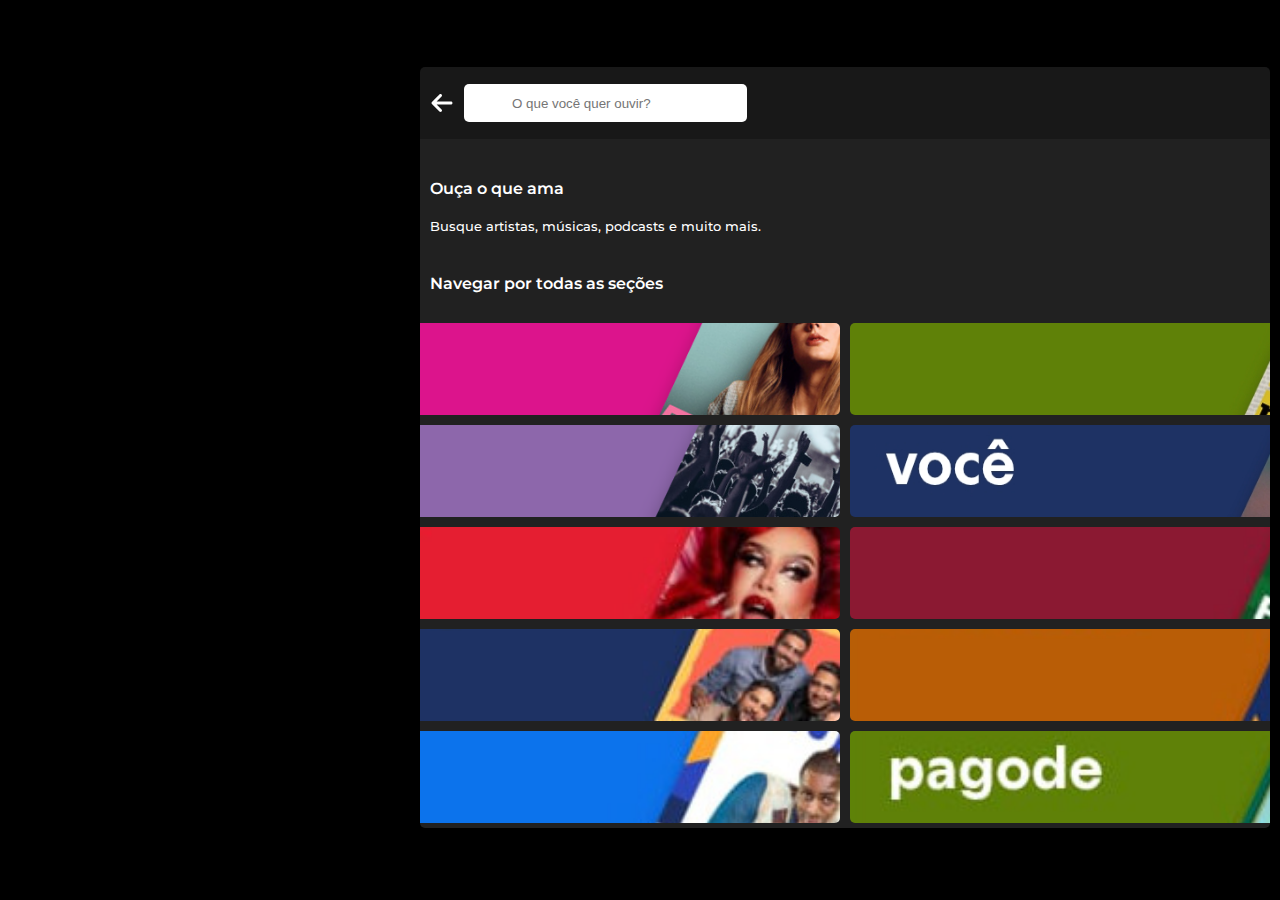
<file: src/html/input.html>
<!DOCTYPE html>
<html lang="pt-br">
<head>
    <meta charset="UTF-8">
    <meta name="viewport" content="width=device-width, initial-scale=1.0">
    <title>Spotify Clone</title>
    <link rel="shortcut icon" href="../favicon/favicon.ico" type="image/x-icon">
    <link rel="stylesheet" href="../css/styles.css">
</head>
<body>
    <div class="loader hidden" id="loader">
        <span></span>
        <span></span>
        <span></span>
    </div>
    
    <main>
        <section class="searc">
        
            <div class="input" id="input">
                <img src="../img/icons/arrow-left-solid.svg" alt="" id="back">
                <img src="../img/icons/search-black.svg" alt="">
                <img class="ocult" src="../img/icons/close.svg" alt="" id="clean">
                <input type="text" placeholder="O que você quer ouvir?" id="digitar" autocomplete="off">
            </div>
            <div class="outros ocult" id="outros">
                <span>Músicas</span>
                <span>Artistas</span>
                <span>Playlists</span>
                <span>Álbuns</span>
            </div>
            <div class="ouca" id="ouca">
                <p>Ouça o que ama</p>
                <p>Busque artistas, músicas, podcasts e muito mais.</p>
            </div>
            <div class="navegar" id="navegar">
                <p>Navegar por todas as seções</p>
                <div class="secao">
                    <span class="sec c-1"></span>
                    <span class="sec c-2"></span>
                    <span class="sec c-3"></span>
                    <span class="sec c-4"></span>
                    <span class="sec c-5"></span>
                    <span class="sec c-6"></span>
                    <span class="sec c-7"></span>
                    <span class="sec c-8"></span>
                    <span class="sec c-9"></span>
                    <span class="sec c-10"></span>
                    <span class="sec c-11"></span>
                    <span class="sec c-12"></span>
                    <span class="sec c-13"></span>
                    <span class="sec c-14"></span>
                    <span class="sec c-15"></span>
                    <span class="sec c-16"></span>
                    <span class="sec c-17"></span>
                    <span class="sec c-18"></span>
                    <span class="sec c-19"></span>
                    <span class="sec c-20"></span>
                    <span class="sec c-21"></span>
                    <span class="sec c-22"></span>
                    <span class="sec c-23"></span>
                    <span class="sec c-24"></span>
                    <span class="sec c-25"></span>
                    <span class="sec c-26"></span>
                    <span class="sec c-27"></span>
                    <span class="sec c-28"></span>
                    <span class="sec c-29"></span>
                    <span class="sec c-30"></span>
                    <span class="sec c-31"></span>
                    <span class="sec c-32"></span>
                    <span class="sec c-33"></span>
                    <span class="sec c-34"></span>
                    <span class="sec c-35"></span>
                    <span class="sec c-36"></span>
                    <span class="sec c-37"></span>
                    <span class="sec c-38"></span>
                    <span class="sec c-39"></span>
                    <span class="sec c-40"></span>
                    <span class="sec c-41"></span>
                    <span class="sec c-42"></span>
                    <span class="sec c-43"></span>
                    <span class="sec c-44"></span>
                    <span class="sec c-45"></span>
                    <span class="sec c-46"></span>
                    <span class="sec c-47"></span>
                    <span class="sec c-48"></span>
                    <span class="sec c-49"></span>
                    <span class="sec c-50"></span>
                    <span class="sec c-51"></span>
                    <span class="sec c-52"></span>
                    <span class="sec c-53"></span>
                    <span class="sec c-54"></span>
                    <span class="sec c-55"></span>
                    <span class="sec c-56"></span>
                    <span class="sec c-57"></span>
                    <span class="sec c-58"></span>
                    <span class="sec c-59"></span>
                    <span class="sec c-60"></span>
                </div>
            </div>
    </section>

    <section class="container ocult" id="container"> 
    </section>
    </main>

    <script src="../js/input.js"></script>
    
</body>
</html>
</file>
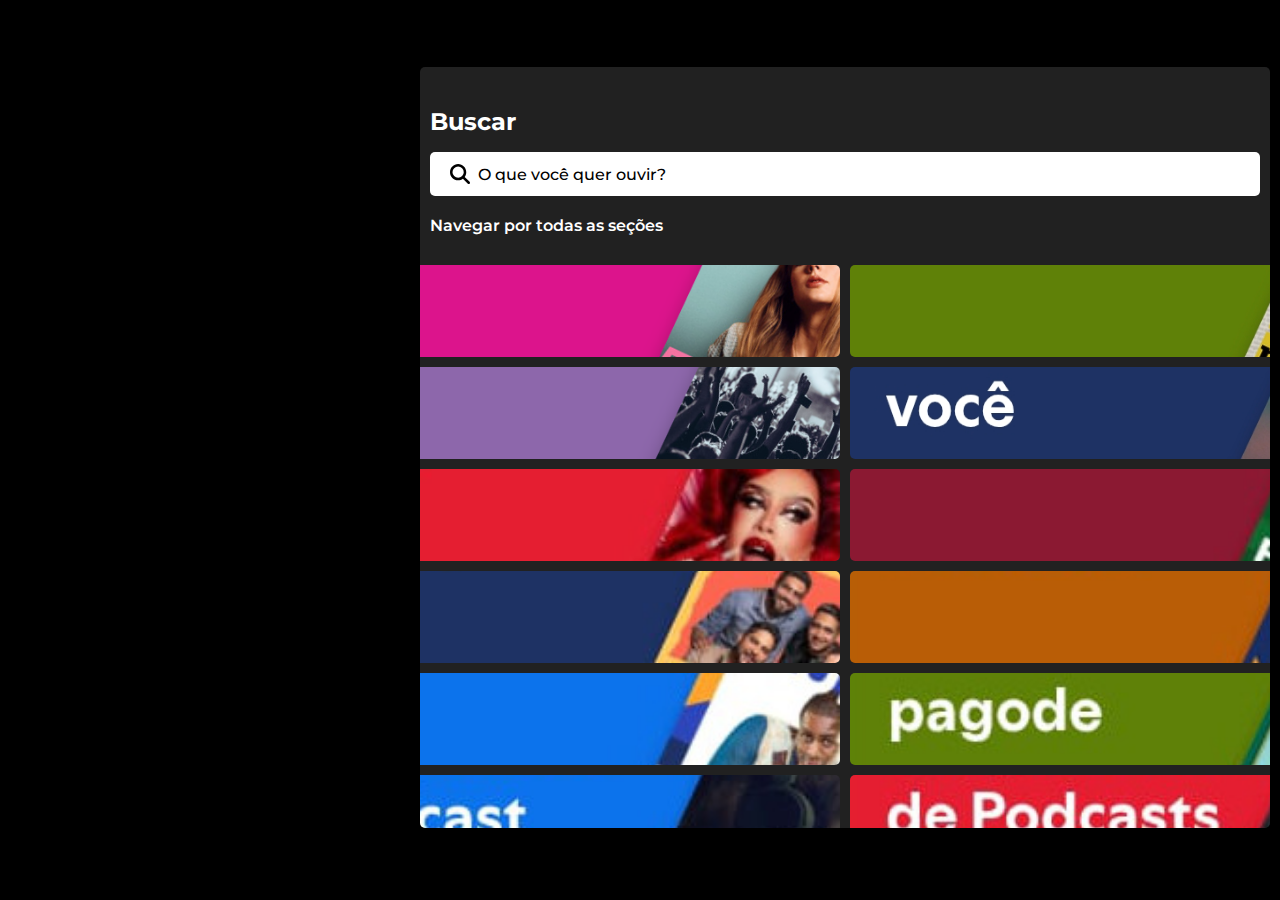
<file: src/html/search.html>
<!DOCTYPE html>
<html lang="pt-br">
<head>
    <meta charset="UTF-8">
    <meta name="viewport" content="width=device-width, initial-scale=1.0">
    <title>Spotify Clone</title>
    <link rel="shortcut icon" href="../favicon/favicon.ico" type="image/x-icon">
    <link rel="stylesheet" href="../css/styles.css">
</head>
<body>
    <main>
        <div class="loader hidden" id="loader">
            <span></span>
            <span></span>
            <span></span>
        </div>

        <section class="searc" id="ind">
            <div class="buscar" id="bc">
                <h2>Buscar</h2>
                <div class="bus" id="buscar"><img src="../img/icons/search-black.svg" alt=""><span>O que você quer ouvir?</span></div>
            </div>
            <div class="navegar" id="navegar">
                <p>Navegar por todas as seções</p>
                <div class="secao">
                    <span class="sec c-1"></span>
                    <span class="sec c-2"></span>
                    <span class="sec c-3"></span>
                    <span class="sec c-4"></span>
                    <span class="sec c-5"></span>
                    <span class="sec c-6"></span>
                    <span class="sec c-7"></span>
                    <span class="sec c-8"></span>
                    <span class="sec c-9"></span>
                    <span class="sec c-10"></span>
                    <span class="sec c-11"></span>
                    <span class="sec c-12"></span>
                    <span class="sec c-13"></span>
                    <span class="sec c-14"></span>
                    <span class="sec c-15"></span>
                    <span class="sec c-16"></span>
                    <span class="sec c-17"></span>
                    <span class="sec c-18"></span>
                    <span class="sec c-19"></span>
                    <span class="sec c-20"></span>
                    <span class="sec c-21"></span>
                    <span class="sec c-22"></span>
                    <span class="sec c-23"></span>
                    <span class="sec c-24"></span>
                    <span class="sec c-25"></span>
                    <span class="sec c-26"></span>
                    <span class="sec c-27"></span>
                    <span class="sec c-28"></span>
                    <span class="sec c-29"></span>
                    <span class="sec c-30"></span>
                    <span class="sec c-31"></span>
                    <span class="sec c-32"></span>
                    <span class="sec c-33"></span>
                    <span class="sec c-34"></span>
                    <span class="sec c-35"></span>
                    <span class="sec c-36"></span>
                    <span class="sec c-37"></span>
                    <span class="sec c-38"></span>
                    <span class="sec c-39"></span>
                    <span class="sec c-40"></span>
                    <span class="sec c-41"></span>
                    <span class="sec c-42"></span>
                    <span class="sec c-43"></span>
                    <span class="sec c-44"></span>
                    <span class="sec c-45"></span>
                    <span class="sec c-46"></span>
                    <span class="sec c-47"></span>
                    <span class="sec c-48"></span>
                    <span class="sec c-49"></span>
                    <span class="sec c-50"></span>
                    <span class="sec c-51"></span>
                    <span class="sec c-52"></span>
                    <span class="sec c-53"></span>
                    <span class="sec c-54"></span>
                    <span class="sec c-55"></span>
                    <span class="sec c-56"></span>
                    <span class="sec c-57"></span>
                    <span class="sec c-58"></span>
                    <span class="sec c-59"></span>
                    <span class="sec c-60"></span>
                </div>
            </div>
        </section>
    </main>

    <script src="../js/serach.js"></script>
</body>
</html>
</file>
<file: src/css/styles.css>
@charset "UTF-8";
@import url(reset-and-global.css);
@import url(header.css);
@import url(main.css);
@import url(footer.css);

/* ------------------- */

@import url(search.css);
</file>
